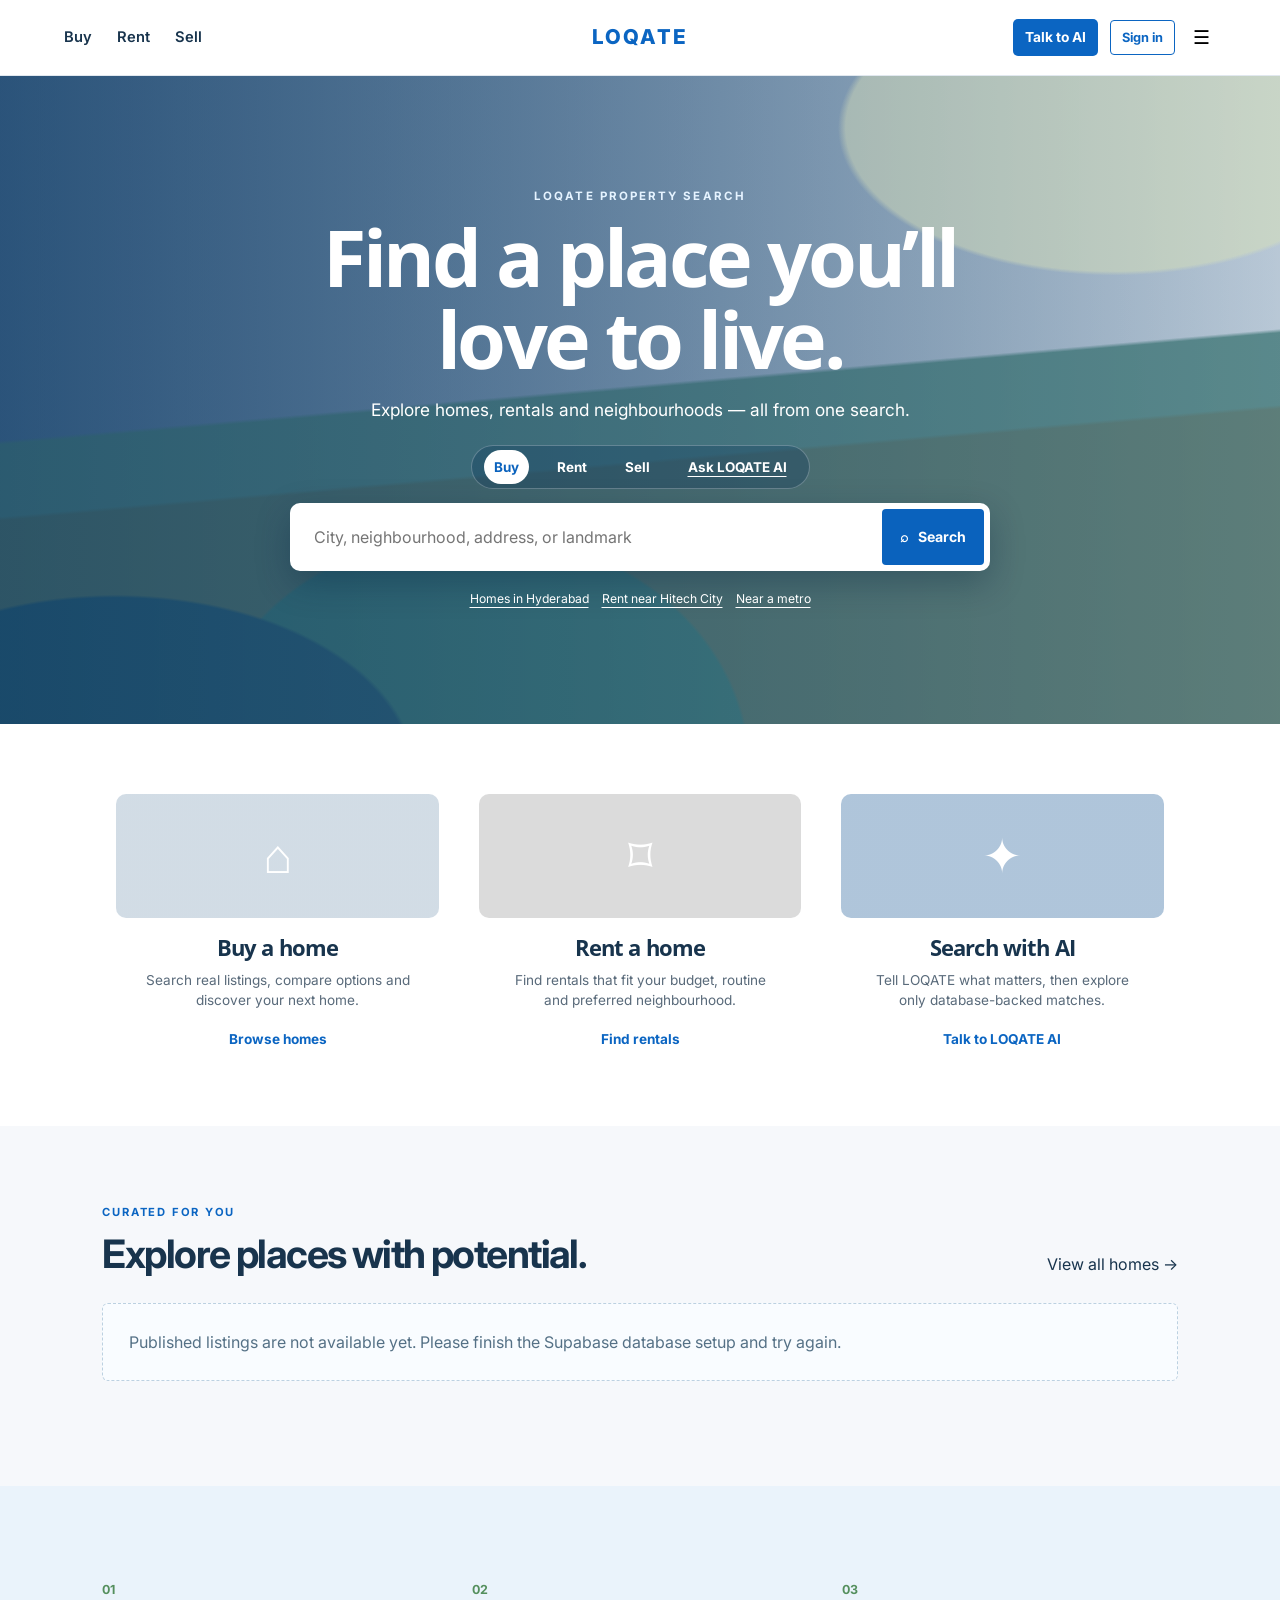
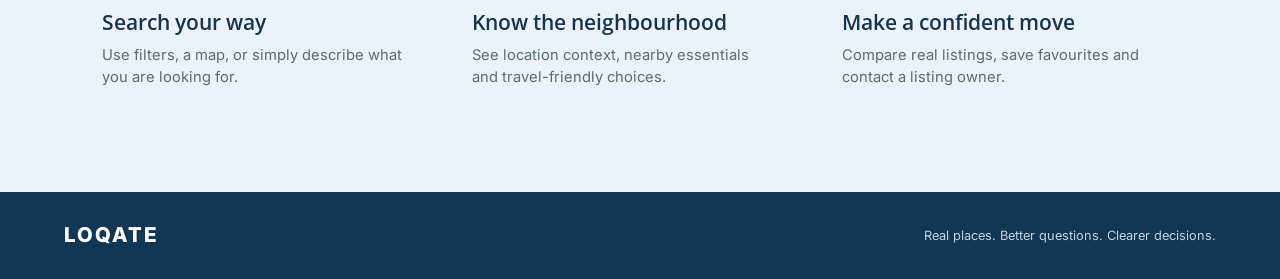
<file: index.html>
<!doctype html>
<html lang="en">
  <head>
    <meta charset="utf-8" />
    <meta name="viewport" content="width=device-width, initial-scale=1" />
    <meta name="description" content="Loqate: find a place that fits your life with AI." />
    <title>Loqate: find a place that fits your life with AI.</title>
    <link rel="preconnect" href="https://fonts.googleapis.com" />
    <link rel="preconnect" href="https://fonts.gstatic.com" crossorigin />
    <link href="https://fonts.googleapis.com/css2?family=Inter:wght@400;500;600;700&family=Open+Sans:wght@400;600;700&display=swap" rel="stylesheet" />
    <link rel="stylesheet" href="styles/style.css" />
    <link rel="stylesheet" href="styles/images.css" />
  </head>
  <body>
    <header class="site-header home-header">
      <nav class="main-nav" aria-label="Property navigation">
        <a href="pages/buy.html">Buy</a><a href="pages/rent.html">Rent</a><a href="pages/sell.html">Sell</a>
      </nav>
      <a class="brand brand-centre" href="index.html" aria-label="LOQATE home">LOQATE</a>
      <div class="header-actions"><a class="text-link" href="pages/talk-to-ai.html">Talk to AI</a><button class="menu-button" type="button" aria-label="Open menu">☰</button></div>
    </header>

    <main>
      <section class="hero hero-search">
        <div class="hero-overlay"></div>
        <div class="hero-copy hero-search-copy">
          <p class="hero-kicker">LOQATE PROPERTY SEARCH</p>
          <h1>Find a place you’ll love to live.</h1>
          <p class="hero-description">Explore homes, rentals and neighbourhoods — all from one search.</p>
          <div class="search-mode" aria-label="Search type"><button class="is-selected" type="button">Buy</button><button type="button">Rent</button><button type="button">Sell</button><a href="pages/talk-to-ai.html">Ask LOQATE AI</a></div>
          <form class="search-panel search-panel-prominent" id="home-search-form">
            <label class="sr-only" for="home-search">City, neighbourhood or address</label>
            <input id="home-search" name="q" placeholder="City, neighbourhood, address, or landmark" autocomplete="off" />
            <button class="button button-dark" type="submit" aria-label="Search homes">⌕ <span>Search</span></button>
          </form>
          <div class="quick-searches" aria-label="Quick searches"><button data-search="Homes for sale in Hyderabad">Homes in Hyderabad</button><button data-search="Apartments for rent near Hitech City">Rent near Hitech City</button><button data-search="Family homes near metro">Near a metro</button></div>
        </div>
      </section>

      <section class="action-cards">
        <article><div class="action-visual action-icon-buy">⌂</div><h2>Buy a home</h2><p>Search real listings, compare options and discover your next home.</p><a href="pages/buy.html">Browse homes</a></article>
        <article><div class="action-visual action-icon-rent">⌑</div><h2>Rent a home</h2><p>Find rentals that fit your budget, routine and preferred neighbourhood.</p><a href="pages/rent.html">Find rentals</a></article>
        <article><div class="action-visual action-icon-ai">✦</div><h2>Search with AI</h2><p>Tell LOQATE what matters, then explore only database-backed matches.</p><a href="pages/talk-to-ai.html">Talk to LOQATE AI</a></article>
      </section>

      <section class="section featured-section">
        <div class="section-heading"><div><p class="eyebrow">CURATED FOR YOU</p><h2>Explore places with potential.</h2></div><a class="text-link" href="pages/buy.html">View all homes →</a></div>
        <div class="property-grid" id="featured-properties" aria-live="polite"></div>
      </section>

      <section class="section value-strip">
        <article><span>01</span><h3>Search your way</h3><p>Use filters, a map, or simply describe what you are looking for.</p></article>
        <article><span>02</span><h3>Know the neighbourhood</h3><p>See location context, nearby essentials and travel-friendly choices.</p></article>
        <article><span>03</span><h3>Make a confident move</h3><p>Compare real listings, save favourites and contact a listing owner.</p></article>
      </section>
    </main>
    <footer class="site-footer"><a class="brand" href="index.html">LOQATE</a><p>Real places. Better questions. Clearer decisions.</p></footer>
    <script src="/api/runtime-config.js"></script><script src="scripts/config.js"></script><script src="scripts/supabase.js"></script><script src="scripts/main.js"></script>
  </body>
</html>
</file>
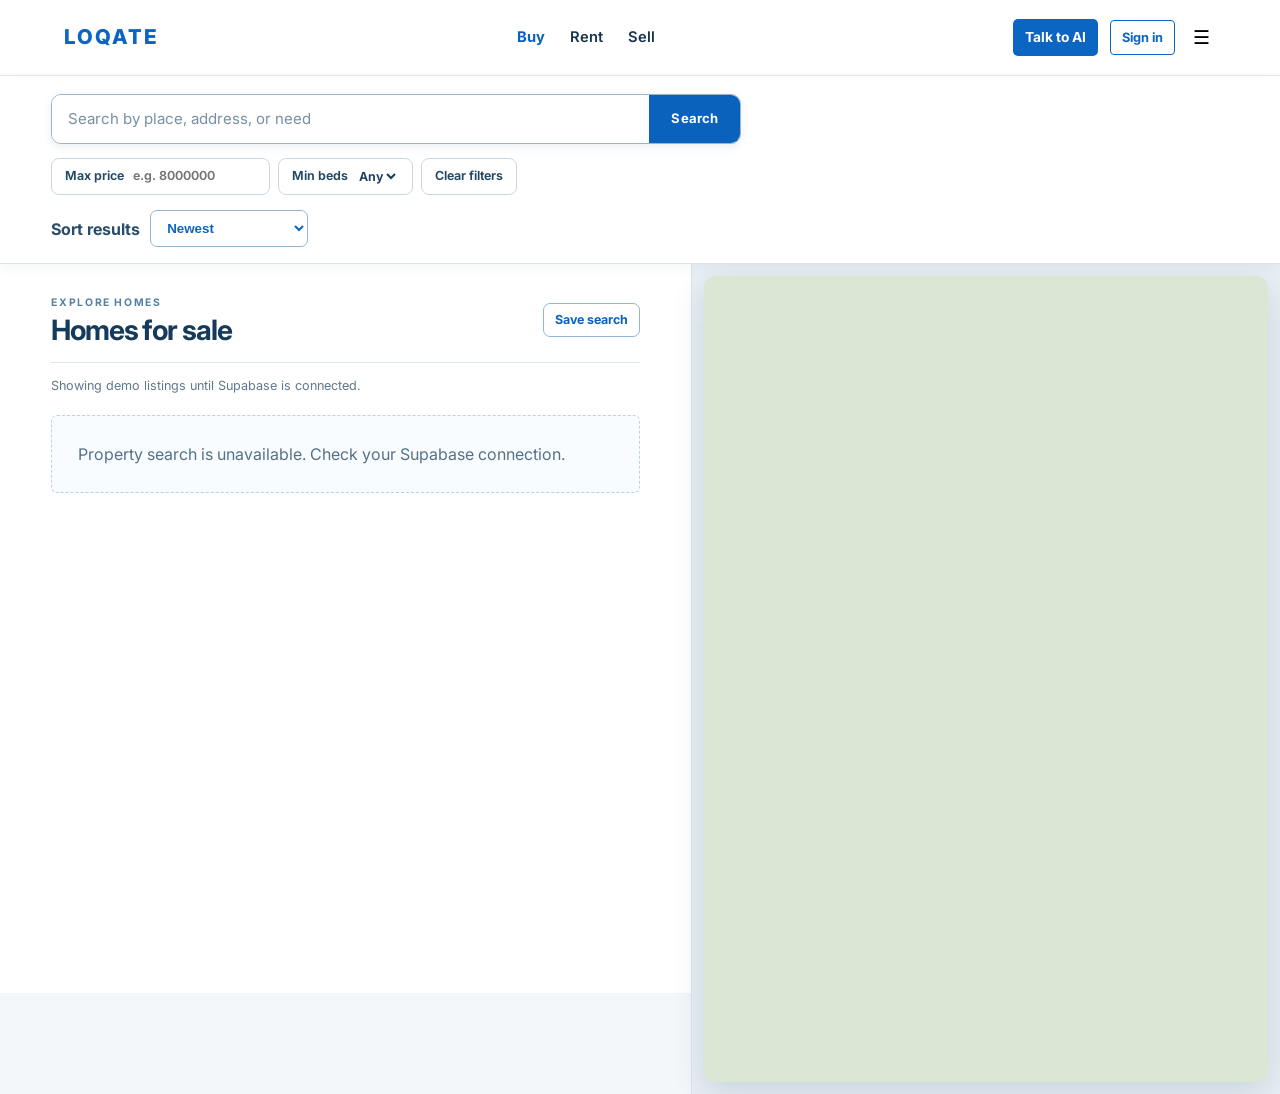
<file: pages/buy.html>
<!doctype html><html lang="en"><head><meta charset="utf-8"><meta name="viewport" content="width=device-width, initial-scale=1"><title>Buy homes | LOQATE</title><link rel="preconnect" href="https://fonts.googleapis.com"><link rel="preconnect" href="https://fonts.gstatic.com" crossorigin><link href="https://fonts.googleapis.com/css2?family=Inter:wght@400;500;600;700&family=Open+Sans:wght@400;600;700&display=swap" rel="stylesheet"><link rel="stylesheet" href="../styles/style.css"><link rel="stylesheet" href="../styles/pages/buy.css"></head><body>
<header class="site-header"><a class="brand" href="../index.html">LOQATE<span>·</span></a><nav class="main-nav"><a class="active" href="buy.html">Buy</a><a href="rent.html">Rent</a><a href="sell.html">Sell</a></nav><div class="header-actions"><a class="text-link" href="talk-to-ai.html">Talk to AI</a><button class="menu-button" type="button" aria-label="Open menu">☰</button></div></header>
<main class="results-page"><section class="results-toolbar"><form id="results-search-form" class="compact-search"><label class="sr-only" for="property-search">Search properties</label><input id="property-search" placeholder="Search by place, address, or need"><button type="submit">Search</button></form><div class="filter-row"><button class="filter-button">For sale⌄</button><button class="filter-button">Price⌄</button><button class="filter-button">Beds & baths⌄</button><button class="filter-button">Home type⌄</button><button class="filter-button">More filters +</button></div></section>
<section class="results-layout"><div class="results-list"><div class="results-summary"><div><p class="eyebrow">EXPLORE HOMES</p><h1 id="results-title">Homes for sale</h1></div><button class="save-search">Save search</button></div><p class="results-count" id="results-count">Showing demo listings until Supabase is connected.</p><div id="results-grid" class="property-grid results-grid"></div></div><aside class="map-panel"><div class="map-placeholder"><div class="map-grid-lines"></div><div class="map-label map-label-one">Jubilee Hills</div><div class="map-label map-label-two">Gachibowli</div><div class="map-label map-label-three">Kondapur</div><button class="map-pin pin-one">₹1.25 Cr</button><button class="map-pin pin-two">₹96 L</button><button class="map-pin pin-three">₹42k</button><div class="map-message"><strong>Map ready for Leaflet</strong><span>Connect a tile provider to show real listing markers.</span></div></div></aside></section></main>
<script src="/api/runtime-config.js"></script><script src="../scripts/config.js"></script><script src="../scripts/supabase.js"></script><script src="../scripts/main.js"></script><script src="../scripts/pages/buy.js"></script></body></html>
</file>
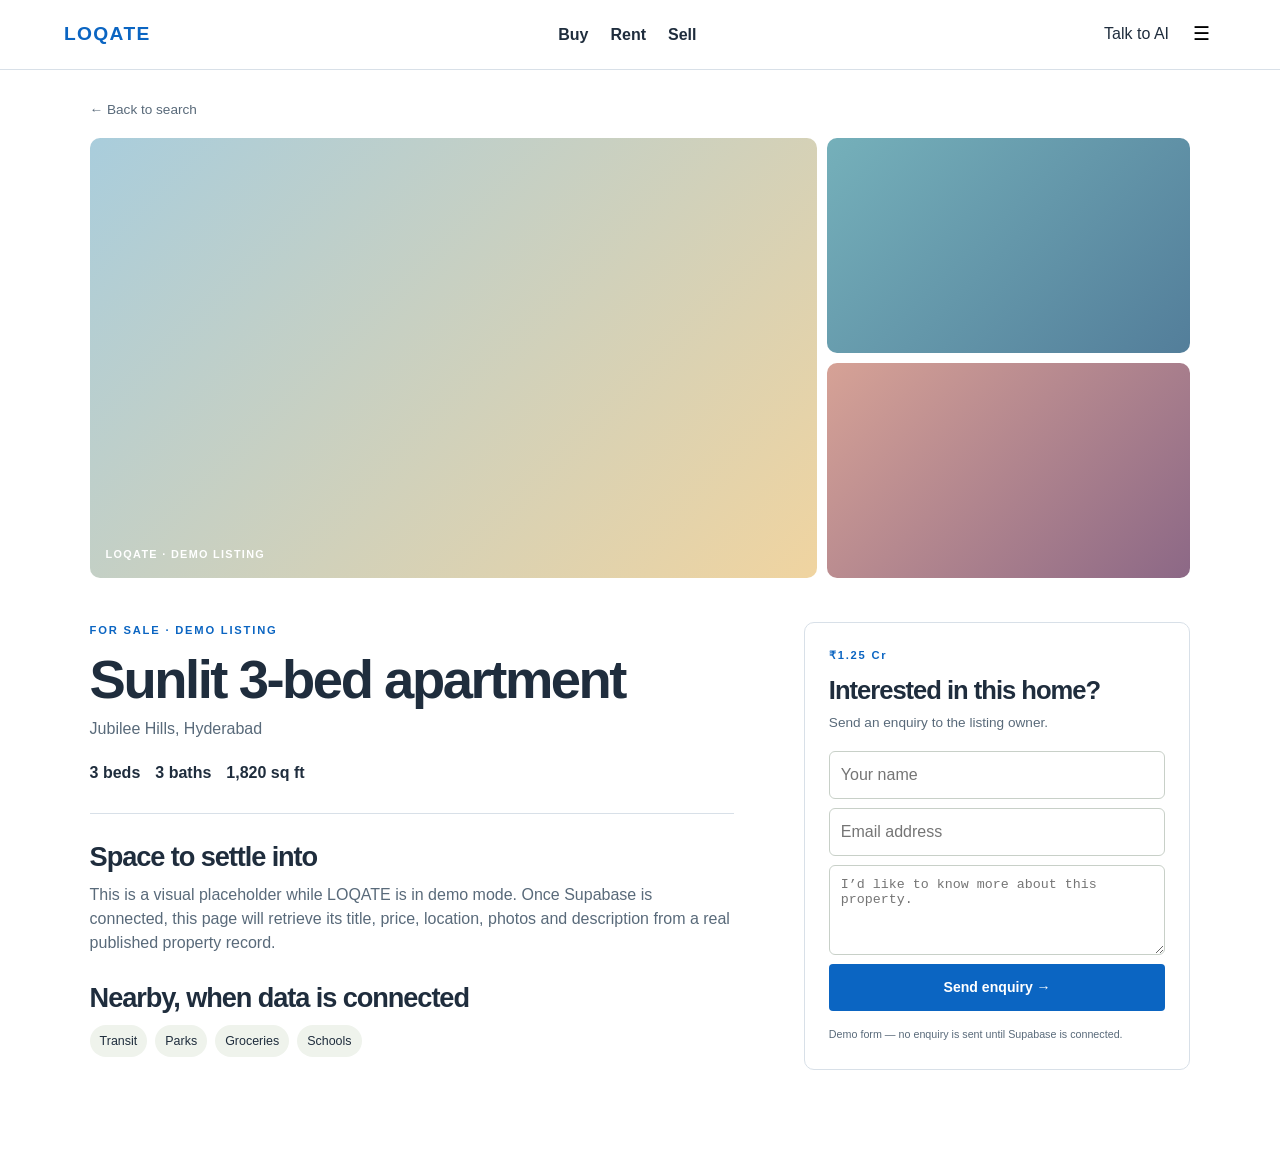
<file: pages/property-details.html>
<!doctype html><html lang="en"><head><meta charset="utf-8"><meta name="viewport" content="width=device-width, initial-scale=1"><title>Property details | LOQATE</title><link rel="preconnect" href="https://fonts.googleapis.com"><link rel="preconnect" href="https://fonts.gstatic.com" crossorigin><link href="https://fonts.googleapis.com/css2?family=DM+Sans:wght@400;500;600;700&family=Playfair+Display:wght@600;700&display=swap" rel="stylesheet"><link rel="stylesheet" href="../styles/style.css"><link rel="stylesheet" href="../styles/pages/sell.css"></head><body><header class="site-header"><a class="brand" href="../index.html">LOQATE<span>·</span></a><nav class="main-nav"><a href="buy.html">Buy</a><a href="rent.html">Rent</a><a href="sell.html">Sell</a></nav><div class="header-actions"><a class="text-link" href="talk-to-ai.html">Talk to AI</a><button class="menu-button" type="button" aria-label="Open menu">☰</button></div></header><main class="detail-page"><a class="back-link" href="buy.html">← Back to search</a><section class="detail-gallery"><div class="detail-hero-image image-sand"><span>LOQATE · DEMO LISTING</span></div><div class="detail-side-image image-sage"></div><div class="detail-side-image image-rose"></div></section><section class="detail-layout"><article><p class="eyebrow">FOR SALE · DEMO LISTING</p><h1>Sunlit 3-bed apartment</h1><p class="detail-location">Jubilee Hills, Hyderabad</p><div class="detail-facts"><span>3 beds</span><span>3 baths</span><span>1,820 sq ft</span></div><hr><h2>Space to settle into</h2><p class="detail-copy">This is a visual placeholder while LOQATE is in demo mode. Once Supabase is connected, this page will retrieve its title, price, location, photos and description from a real published property record.</p><h2>Nearby, when data is connected</h2><div class="amenity-row"><span>Transit</span><span>Parks</span><span>Groceries</span><span>Schools</span></div></article><aside class="enquiry-card"><p class="eyebrow">₹1.25 Cr</p><h2>Interested in this home?</h2><p>Send an enquiry to the listing owner.</p><form><input placeholder="Your name" aria-label="Your name"><input placeholder="Email address" aria-label="Email address"><textarea placeholder="I’d like to know more about this property." aria-label="Message"></textarea><button type="button" class="button button-dark">Send enquiry →</button></form><small>Demo form — no enquiry is sent until Supabase is connected.</small></aside></section></main></body></html>
</file>
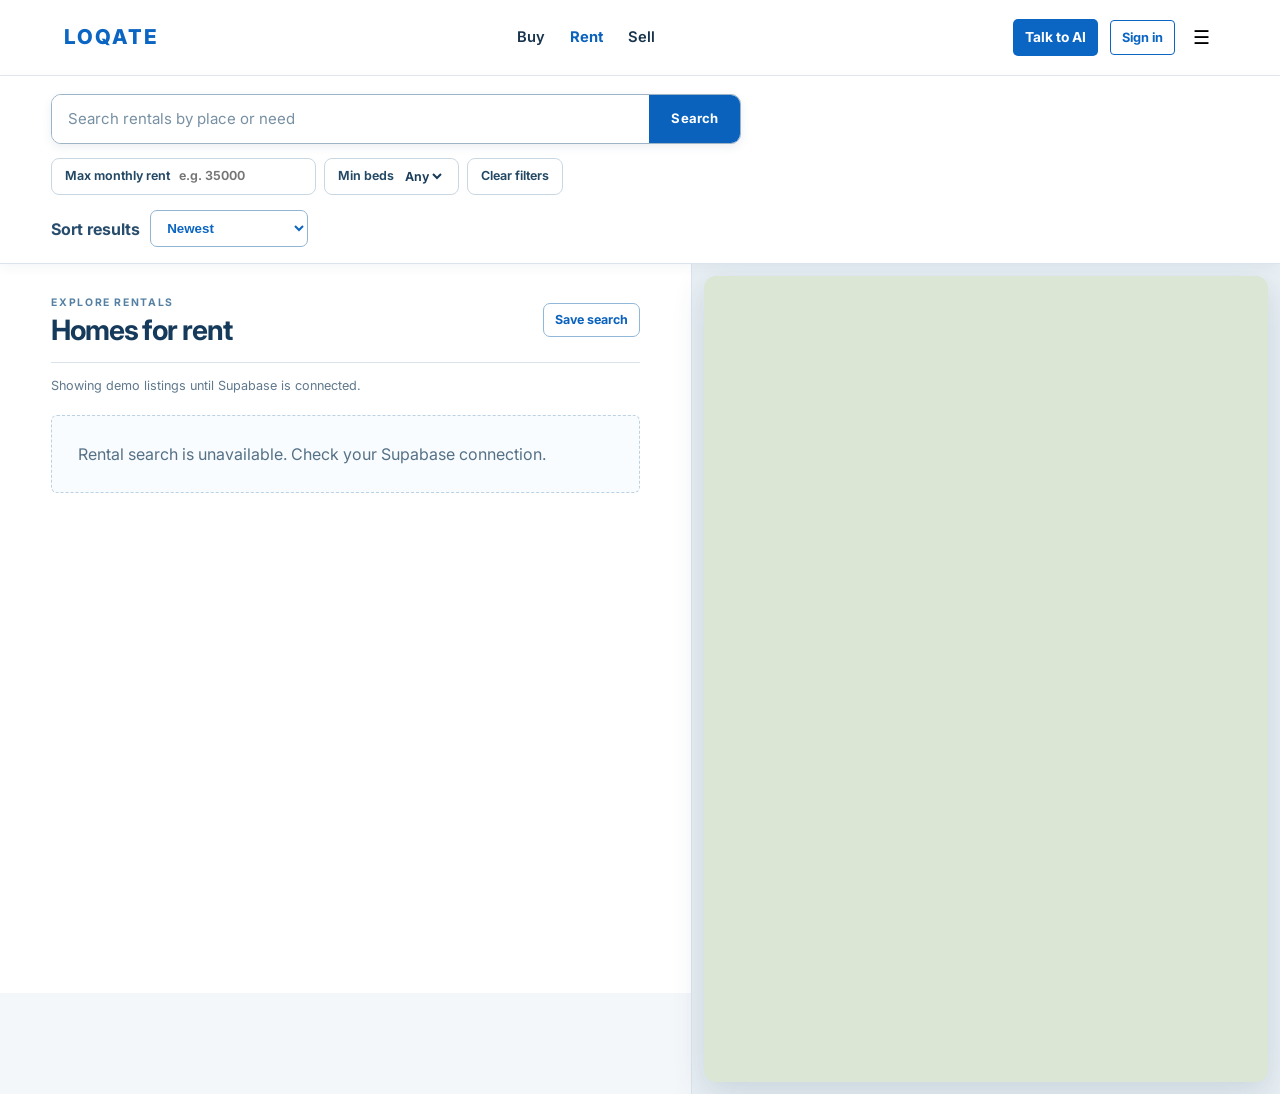
<file: pages/rent.html>
<!doctype html><html lang="en"><head><meta charset="utf-8"><meta name="viewport" content="width=device-width, initial-scale=1"><title>Rent homes | LOQATE</title><link rel="preconnect" href="https://fonts.googleapis.com"><link rel="preconnect" href="https://fonts.gstatic.com" crossorigin><link href="https://fonts.googleapis.com/css2?family=Inter:wght@400;500;600;700&family=Open+Sans:wght@400;600;700&display=swap" rel="stylesheet"><link rel="stylesheet" href="../styles/style.css"><link rel="stylesheet" href="../styles/pages/buy.css"></head><body>
<header class="site-header"><a class="brand" href="../index.html">LOQATE<span>·</span></a><nav class="main-nav"><a href="buy.html">Buy</a><a class="active" href="rent.html">Rent</a><a href="sell.html">Sell</a></nav><div class="header-actions"><a class="text-link" href="talk-to-ai.html">Talk to AI</a><button class="menu-button" type="button" aria-label="Open menu">☰</button></div></header>
<main class="results-page"><section class="results-toolbar"><form id="results-search-form" class="compact-search"><label class="sr-only" for="property-search">Search rental properties</label><input id="property-search" placeholder="Search rentals by place or need"><button type="submit">Search</button></form><div class="filter-row"><button class="filter-button">For rent⌄</button><button class="filter-button">Monthly budget⌄</button><button class="filter-button">Beds & baths⌄</button><button class="filter-button">Home type⌄</button></div></section>
<section class="results-layout"><div class="results-list"><div class="results-summary"><div><p class="eyebrow">EXPLORE RENTALS</p><h1 id="results-title">Homes for rent</h1></div><button class="save-search">Save search</button></div><p class="results-count" id="results-count">Showing demo listings until Supabase is connected.</p><div id="results-grid" class="property-grid results-grid"></div></div><aside class="map-panel"><div class="map-placeholder"><div class="map-grid-lines"></div><div class="map-label map-label-one">Hitech City</div><div class="map-label map-label-two">Madhapur</div><div class="map-label map-label-three">Kondapur</div><button class="map-pin pin-one">₹42k</button><button class="map-pin pin-two">₹35k</button><button class="map-pin pin-three">₹28k</button><div class="map-message"><strong>Map ready for Leaflet</strong><span>Connect a tile provider to show real listing markers.</span></div></div></aside></section></main>
<script src="/api/runtime-config.js"></script><script src="../scripts/config.js"></script><script src="../scripts/supabase.js"></script><script src="../scripts/main.js"></script><script src="../scripts/pages/rent.js"></script></body></html>
</file>
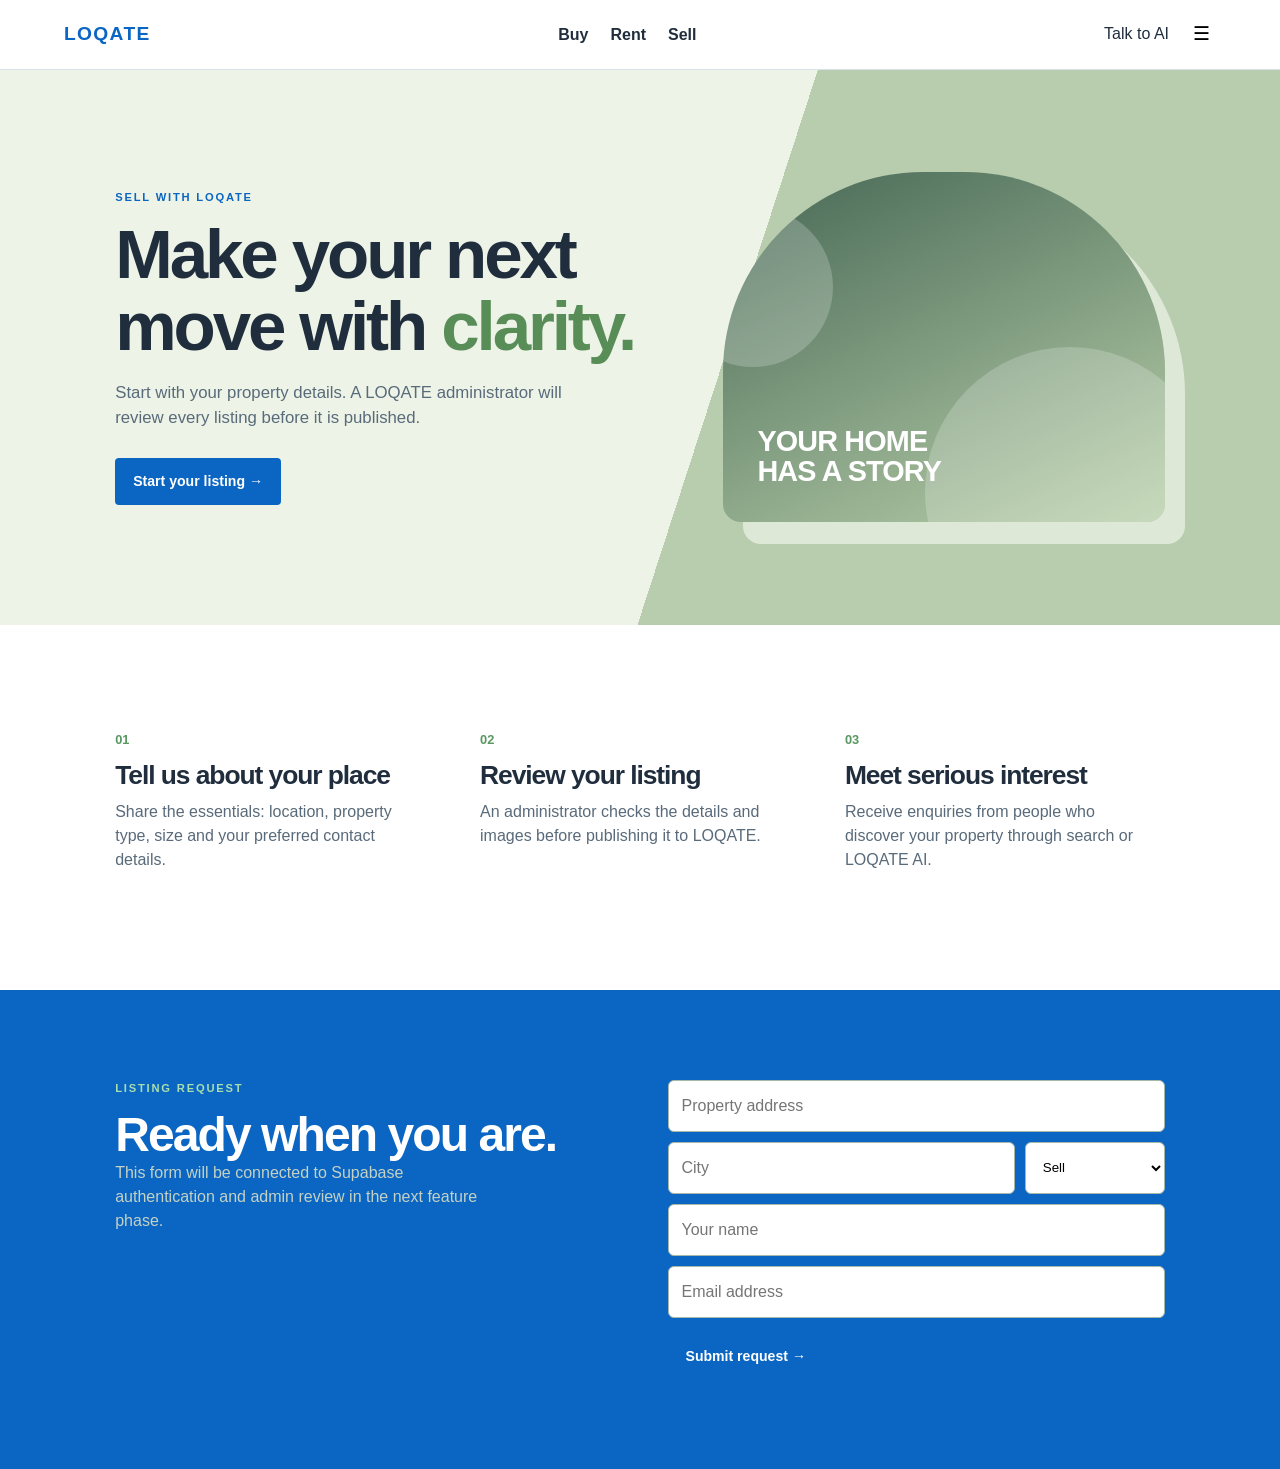
<file: pages/sell.html>
<!doctype html><html lang="en"><head><meta charset="utf-8"><meta name="viewport" content="width=device-width, initial-scale=1"><title>Sell with LOQATE</title><link rel="preconnect" href="https://fonts.googleapis.com"><link rel="preconnect" href="https://fonts.gstatic.com" crossorigin><link href="https://fonts.googleapis.com/css2?family=DM+Sans:wght@400;500;600;700&family=Playfair+Display:wght@600;700&display=swap" rel="stylesheet"><link rel="stylesheet" href="../styles/style.css"><link rel="stylesheet" href="../styles/pages/sell.css"></head><body><header class="site-header"><a class="brand" href="../index.html">LOQATE<span>·</span></a><nav class="main-nav"><a href="buy.html">Buy</a><a href="rent.html">Rent</a><a class="active" href="sell.html">Sell</a></nav><div class="header-actions"><a class="text-link" href="talk-to-ai.html">Talk to AI</a><button class="menu-button" type="button" aria-label="Open menu">☰</button></div></header><main><section class="sell-hero"><div><p class="eyebrow">SELL WITH LOQATE</p><h1>Make your next move with <em>clarity.</em></h1><p>Start with your property details. A LOQATE administrator will review every listing before it is published.</p><a href="#listing-form" class="button button-dark">Start your listing →</a></div><div class="sell-visual"><span>YOUR HOME<br>HAS A STORY</span></div></section><section class="sell-steps"><article><span>01</span><h2>Tell us about your place</h2><p>Share the essentials: location, property type, size and your preferred contact details.</p></article><article><span>02</span><h2>Review your listing</h2><p>An administrator checks the details and images before publishing it to LOQATE.</p></article><article><span>03</span><h2>Meet serious interest</h2><p>Receive enquiries from people who discover your property through search or LOQATE AI.</p></article></section><section class="listing-section" id="listing-form"><div><p class="eyebrow">LISTING REQUEST</p><h2>Ready when you are.</h2><p>This form will be connected to Supabase authentication and admin review in the next feature phase.</p></div><form class="listing-form"><input placeholder="Property address"><div><input placeholder="City"><select aria-label="Listing type"><option>Sell</option><option>Rent out</option></select></div><input placeholder="Your name"><input placeholder="Email address"><button type="button" class="button button-dark">Submit request →</button></form></section></main></body></html>
</file>
<file: styles/style.css>
:root { --ink:#1f2d3d; --muted:#596a7a; --paper:#ffffff; --surface:#ffffff; --accent:#cdeeff; --line:#d8e0e8; --dark:#0b65c2; --serif:"Open Sans", Arial, sans-serif; --sans:"Inter", Arial, sans-serif; }
* { box-sizing:border-box; } body { margin:0; background:var(--paper); color:var(--ink); font:16px/1.5 var(--sans); } a { color:inherit; text-decoration:none; } button,input { font:inherit; } button { cursor:pointer; } .sr-only { position:absolute; width:1px; height:1px; padding:0; margin:-1px; overflow:hidden; clip:rect(0,0,0,0); white-space:nowrap; border:0; }
.site-header { height:70px; padding:0 clamp(22px,5vw,80px); border-bottom:1px solid var(--line); display:flex; align-items:center; justify-content:space-between; background:#fff; position:relative; z-index:3; } .brand { font-weight:800; font-size:1.2rem; letter-spacing:.07em; color:#0b65c2; } .brand span { display:none; } .brand-centre { position:absolute; left:50%; transform:translateX(-50%); } .main-nav { display:flex; gap:22px; font-size:1rem; font-weight:600; } .main-nav a,.text-link { transition:color .2s; } .main-nav a:hover,.text-link:hover { color:#0b65c2; } .header-actions { display:flex; align-items:center; gap:18px; } .sign-in-link { border:1px solid #0b65c2; color:#0b65c2; border-radius:4px; padding:7px 11px; font-size:.8rem; font-weight:700; } .menu-button { border:0; background:transparent; font-size:1.2rem; }
.hero { min-height:510px; padding:clamp(42px,7vw,102px) clamp(22px,8vw,130px); } .hero-search { min-height:540px; display:grid; place-items:center; position:relative; overflow:hidden; isolation:isolate; background:linear-gradient(132deg,#0967ae 0%,#50a6de 45%,#b5d4e0 100%); } .hero-search:before { content:""; position:absolute; inset:0; z-index:-2; opacity:.86; background:radial-gradient(ellipse at 9% 108%,#2d6175 0 18%,transparent 18.3%),radial-gradient(ellipse at 37% 107%,#417f78 0 24%,transparent 24.3%),radial-gradient(ellipse at 87% 8%,#edf1d4 0 17%,transparent 17.5%),linear-gradient(175deg,transparent 0 48%,#578a83 48.5% 58%,#5b7b6b 58.5%); } .hero-overlay { position:absolute; inset:0; z-index:-1; background:linear-gradient(90deg,rgba(1,47,90,.5),rgba(1,60,106,.14)); } .hero-search-copy { width:min(760px,100%); text-align:center; color:white; } .hero-kicker { margin:0 0 10px; font-weight:700; font-size:.72rem; letter-spacing:.18em; } .eyebrow { color:#0b65c2; font-size:.7rem; letter-spacing:.16em; font-weight:700; margin:0 0 13px; } h1,h2,h3,p { margin-top:0; } h1 { font:700 clamp(3rem,6.2vw,5.25rem)/1.04 var(--serif); max-width:760px; letter-spacing:-.045em; margin:0 auto 17px; } h1 em { color:#0b65c2; font-style:normal; } .hero-description { max-width:560px; margin:0 auto 22px; font-size:1.02rem; } .search-mode { display:flex; justify-content:center; gap:18px; margin-bottom:11px; } .search-mode button,.search-mode a { color:white; background:transparent; border:0; padding:5px 2px; font-weight:700; font-size:.84rem; } .search-mode .is-selected { border-bottom:3px solid white; } .search-mode a { text-decoration:underline; text-underline-offset:4px; } .search-panel { max-width:700px; padding:5px; border:0; border-radius:4px; background:var(--surface); display:flex; box-shadow:0 6px 16px rgba(0,0,0,.2); margin:auto; } .search-panel input { min-width:0; flex:1; border:0; outline:0; padding:14px 17px; background:transparent; } .button { border:1px solid transparent; border-radius:4px; padding:12px 17px; display:inline-flex; gap:10px; align-items:center; justify-content:center; font-weight:700; font-size:.88rem; } .button-dark { background:var(--dark); color:white; } .button-light { background:white; color:var(--dark); } .quick-searches { display:flex; justify-content:center; gap:13px; flex-wrap:wrap; margin-top:15px; } .quick-searches button { background:transparent; color:white; border:0; padding:4px 0; font-size:.76rem; text-decoration:underline; text-underline-offset:4px; }
.ai-teaser { padding:34px; border-radius:24px; min-height:330px; background:var(--dark); color:white; position:relative; overflow:hidden; box-shadow:0 22px 42px rgba(21,47,36,.2); } .ai-teaser h2 { font:600 2.25rem/1 var(--serif); margin-bottom:14px; position:relative; } .ai-teaser p:not(.eyebrow) { color:#cbd8ce; max-width:250px; position:relative; } .ai-teaser .eyebrow { color:#a9dcae; position:relative; } .ai-orb { height:165px; width:165px; position:absolute; top:-44px; right:-32px; border-radius:50%; background:radial-gradient(circle at 30% 30%,#d3fcd7,#60ae70 35%,#25563b 68%); filter:blur(.1px); } .ai-teaser .button { position:absolute; bottom:28px; left:34px; }
.action-cards { margin:0 auto; padding:44px clamp(22px,8vw,130px); display:grid; grid-template-columns:repeat(3,1fr); gap:28px; background:#fff; }.action-cards article{text-align:center;padding:14px 20px}.action-cards h2{font:700 1.35rem var(--serif);margin:15px 0 8px}.action-cards p{color:var(--muted);font-size:.85rem;margin:0 auto 15px;max-width:275px}.action-cards a{font-size:.85rem;font-weight:700;color:#0b65c2}.action-visual{height:124px;width:100%;border-radius:6px;display:grid;place-items:center;font-size:3rem;color:white}.action-icon-buy{background:linear-gradient(145deg,#3284c7,#afd8dd)}.action-icon-rent{background:linear-gradient(145deg,#776b55,#cdc39f)}.action-icon-ai{background:linear-gradient(145deg,#235a9a,#7ac1dd)}.section { padding:clamp(56px,7vw,100px) clamp(22px,8vw,130px); background:#f6f8fa; } .section-heading { display:flex; justify-content:space-between; gap:20px; align-items:end; margin-bottom:27px; } h2 { font:700 clamp(2rem,3.5vw,3.1rem)/1.08 var(--serif); letter-spacing:-.04em; margin:0; } .property-grid { display:grid; grid-template-columns:repeat(3,1fr); gap:20px; } .property-card { background:var(--surface); border:1px solid var(--line); border-radius:4px; overflow:hidden; transition:transform .2s,box-shadow .2s; } .property-card:hover { transform:translateY(-3px); box-shadow:0 14px 24px rgba(25,48,36,.08); } .property-image { height:220px; padding:12px; display:flex; justify-content:space-between; align-items:start; position:relative; } .image-sand { background:linear-gradient(135deg,#a9cddc,#f0d4a0); } .image-sage { background:linear-gradient(135deg,#75b0ba,#537e9a); } .image-rose { background:linear-gradient(135deg,#d6a296,#8c6886); } .listing-pill,.image-mark { background:rgba(255,255,255,.9); color:#264532; padding:4px 8px; border-radius:20px; font-size:.7rem; font-weight:700; } .image-mark { background:rgba(11,101,194,.88); color:white; font-size:.6rem; letter-spacing:.08em; } .property-body { padding:16px; } .property-price { font-size:1.13rem; font-weight:700; margin-bottom:3px; } .property-body h3 { font:700 1.05rem/1.25 var(--serif); margin-bottom:6px; } .property-facts,.property-location { color:var(--muted); font-size:.84rem; margin-bottom:4px; }
.value-strip { display:grid; grid-template-columns:repeat(3,1fr); gap:34px; border-top:1px solid var(--line); background:#eef2e8; } .value-strip article { max-width:300px; } .value-strip span { color:#548f5d; font-size:.78rem; font-weight:700; } .value-strip h3 { font:600 1.3rem var(--serif); margin:8px 0; } .value-strip p { color:var(--muted); font-size:.92rem; } .site-footer { padding:28px clamp(22px,5vw,80px); background:var(--dark); color:#e5eee4; display:flex; justify-content:space-between; align-items:center; } .site-footer p { margin:0; color:#b9c9bb; font-size:.8rem; }
.empty-state { grid-column:1 / -1; padding:26px; border:1px dashed #b7c5d3; border-radius:6px; color:var(--muted); background:#fff; }
@media (max-width:760px) { .main-nav,.desktop-link { display:none; } .brand-centre { position:static; transform:none; }.site-header{gap:14px}.header-actions{margin-left:auto}.hero { grid-template-columns:1fr; } .hero-search{min-height:500px}.ai-teaser { min-height:290px; } .action-cards,.property-grid,.value-strip { grid-template-columns:1fr; } .action-cards{margin-top:0;padding-top:16px}.section-heading { align-items:start; flex-direction:column; } .search-panel { flex-direction:column; } .search-panel input { width:100%; } .site-footer { gap:15px; align-items:start; flex-direction:column; } }
</file>
<file: styles/images.css>
/* Free Unsplash imagery used for LOQATE's non-listing visual treatment. */
.hero-search{background:linear-gradient(90deg,rgba(2,54,104,.66),rgba(2,54,104,.13)),url('https://images.unsplash.com/photo-1600585154340-be6161a56a0c?auto=format&fit=crop&w=1800&q=85') center/cover!important}
.action-icon-buy{background:linear-gradient(rgba(4,62,112,.18),rgba(4,62,112,.18)),url('https://images.unsplash.com/photo-1600585154340-be6161a56a0c?auto=format&fit=crop&w=700&q=80') center/cover!important}.action-icon-rent{background:linear-gradient(rgba(0,0,0,.14),rgba(0,0,0,.14)),url('https://images.unsplash.com/photo-1600607688969-a5bfcd646154?auto=format&fit=crop&w=700&q=80') center/cover!important}.action-icon-ai{background:linear-gradient(rgba(7,75,141,.32),rgba(7,75,141,.32)),url('https://images.unsplash.com/photo-1556761175-b413da4baf72?auto=format&fit=crop&w=700&q=80') center/cover!important}
.property-image.image-sand{background:url('https://images.unsplash.com/photo-1600585154340-be6161a56a0c?auto=format&fit=crop&w=900&q=80') center/cover}.property-image.image-sage{background:url('https://images.unsplash.com/photo-1600607687939-ce8a6c25118c?auto=format&fit=crop&w=900&q=80') center/cover}.property-image.image-rose{background:url('https://images.unsplash.com/photo-1600566753190-17f0baa2a6c3?auto=format&fit=crop&w=900&q=80') center/cover}
.header-actions a[href*="talk-to-ai"]{background:#0b65c2;color:#fff;border-radius:5px;padding:8px 12px;font-weight:700}.header-actions a[href*="talk-to-ai"]:hover{background:#084f96;color:#fff}
</file>
<file: styles/pages/buy.css>
.active { color:#438b52; font-weight:700; } .results-page { min-height:calc(100vh - 76px); background:var(--surface); } .results-toolbar { padding:17px clamp(22px,4vw,52px); border-bottom:1px solid var(--line); background:var(--paper); } .compact-search { max-width:580px; display:flex; border:1px solid #b9c5b9; border-radius:8px; overflow:hidden; background:white; } .compact-search input { flex:1; min-width:0; border:0; outline:0; padding:11px 13px; } .compact-search button { border:0; padding:0 16px; background:var(--dark); color:white; font-weight:700; font-size:.8rem; } .filter-row { display:flex; flex-wrap:wrap; gap:8px; margin-top:12px; } .filter-button,.save-search { padding:7px 11px; background:white; border:1px solid var(--line); border-radius:6px; color:var(--ink); font-size:.78rem; } .results-layout { display:grid; grid-template-columns:minmax(440px,55%) 1fr; } .results-list { padding:34px clamp(22px,4vw,52px); } .results-summary { display:flex; justify-content:space-between; gap:16px; align-items:start; } .results-summary h1 { font-size:2.15rem; margin:0; letter-spacing:-.04em; } .results-count { font-size:.83rem; color:var(--muted); margin:10px 0 22px; } .results-grid { grid-template-columns:repeat(2,minmax(0,1fr)); } .results-grid .property-image { height:175px; } .map-panel { min-height:calc(100vh - 182px); position:sticky; top:0; border-left:1px solid var(--line); } .map-placeholder { height:100%; min-height:570px; overflow:hidden; position:relative; background:#dce6d4; } .map-grid-lines { position:absolute; inset:-15%; background:linear-gradient(27deg,transparent 48%,rgba(255,255,255,.76) 48.5% 50%,transparent 50.5%),linear-gradient(112deg,transparent 48%,rgba(255,255,255,.58) 48.5% 50%,transparent 50.5%); background-size:170px 190px; transform:rotate(4deg); } .map-label { position:absolute; color:#637966; font-size:.74rem; font-weight:700; } .map-label-one { top:20%;left:20%; } .map-label-two { top:48%;right:17%; }.map-label-three { bottom:18%;left:34%; }.map-pin { position:absolute; z-index:1; border:0; border-radius:18px; padding:8px 10px; background:var(--dark); color:white; font-weight:700; font-size:.76rem; box-shadow:0 3px 9px rgba(0,0,0,.18); }.pin-one{top:31%;left:39%;}.pin-two{top:56%;right:25%;}.pin-three{bottom:27%;left:20%;}.map-message { z-index:2; position:absolute; bottom:20px; left:20px; right:20px; padding:12px; background:rgba(255,255,255,.9); border-radius:8px; font-size:.76rem; display:grid; }.map-message span{color:var(--muted);margin-top:2px;} @media(max-width:850px){.results-layout{grid-template-columns:1fr;}.map-panel{display:none;}.results-grid{grid-template-columns:1fr;}}
</file>
<file: styles/pages/sell.css>
.sell-hero{min-height:540px;padding:clamp(48px,8vw,110px) clamp(22px,9vw,145px);display:grid;grid-template-columns:1fr .82fr;gap:70px;align-items:center;background:linear-gradient(108deg,#edf4e7 0 56%,#b8ccae 56%)}.sell-hero>div>p:not(.eyebrow){color:var(--muted);max-width:470px;font-size:1.05rem;margin:0 0 28px}.sell-hero h1{font-size:clamp(3rem,5.4vw,5.8rem)}.sell-hero em{font-style:normal;color:#598d57}.sell-visual{min-height:350px;border-radius:200px 200px 18px 18px;background:linear-gradient(155deg,#466755,#b9d0aa);position:relative;overflow:hidden;box-shadow:20px 22px 0 #dde8d7}.sell-visual:before,.sell-visual:after{content:"";position:absolute;background:rgba(255,255,255,.2);border-radius:50%}.sell-visual:before{height:290px;width:290px;bottom:-115px;right:-50px}.sell-visual:after{height:160px;width:160px;top:35px;left:-50px}.sell-visual span{position:absolute;z-index:1;left:34px;bottom:36px;color:white;font:600 1.8rem/1.05 var(--serif);letter-spacing:-.03em}.sell-steps{padding:clamp(55px,8vw,105px) clamp(22px,9vw,145px);display:grid;grid-template-columns:repeat(3,1fr);gap:45px}.sell-steps span{color:#599760;font-weight:700;font-size:.8rem}.sell-steps h2{font-size:1.65rem;margin:10px 0}.sell-steps p{color:var(--muted);max-width:290px}.listing-section{padding:clamp(44px,7vw,90px) clamp(22px,9vw,145px);background:var(--dark);color:white;display:grid;grid-template-columns:1fr 1fr;gap:55px}.listing-section .eyebrow{color:#a8dfae}.listing-section h2{font-size:3rem}.listing-section>div>p:not(.eyebrow){color:#c4d2c5;max-width:370px}.listing-form{display:grid;gap:10px}.listing-form input,.listing-form select{padding:13px;border:1px solid #a6b9a9;border-radius:6px;background:white}.listing-form>div{display:grid;grid-template-columns:1fr 140px;gap:10px}.listing-form .button{justify-self:start;margin-top:5px}.detail-page{padding:27px clamp(22px,7vw,120px) 80px;background:var(--surface)}.back-link{font-size:.85rem;color:var(--muted);display:inline-block;margin-bottom:18px}.detail-gallery{height:440px;display:grid;grid-template-columns:2fr 1fr;grid-template-rows:1fr 1fr;gap:10px}.detail-hero-image,.detail-side-image{border-radius:10px}.detail-hero-image{grid-row:span 2;padding:16px;display:flex;align-items:end;color:white;font-size:.68rem;font-weight:700;letter-spacing:.12em}.detail-layout{display:grid;grid-template-columns:minmax(0,1.25fr) minmax(280px,.75fr);gap:70px;margin-top:44px}.detail-layout h1{font-size:3.4rem;margin-bottom:8px}.detail-location{color:var(--muted)}.detail-facts{display:flex;gap:15px;font-weight:700;margin:20px 0 28px}.detail-layout hr{border:0;border-top:1px solid var(--line);margin:0 0 28px}.detail-layout h2{font-size:1.7rem;margin:28px 0 12px}.detail-copy{max-width:650px;color:var(--muted)}.amenity-row{display:flex;gap:8px;flex-wrap:wrap}.amenity-row span{background:#eff3ec;padding:7px 10px;border-radius:16px;font-size:.78rem}.enquiry-card{height:max-content;padding:24px;border:1px solid var(--line);border-radius:10px;background:var(--paper)}.enquiry-card h2{font-size:1.6rem;margin:3px 0 8px}.enquiry-card p:not(.eyebrow){color:var(--muted);font-size:.85rem}.enquiry-card form{display:grid;gap:9px;margin:18px 0 10px}.enquiry-card input,.enquiry-card textarea{border:1px solid #c8d0c8;border-radius:6px;padding:11px;background:white}.enquiry-card textarea{min-height:90px;resize:vertical}.enquiry-card small{color:var(--muted);font-size:.67rem}@media(max-width:760px){.sell-hero,.listing-section,.detail-layout{grid-template-columns:1fr}.sell-hero{gap:35px}.sell-visual{min-height:270px}.sell-steps{grid-template-columns:1fr}.detail-gallery{height:330px;grid-template-columns:1.35fr .65fr}.detail-layout h1{font-size:2.6rem}}
</file>
